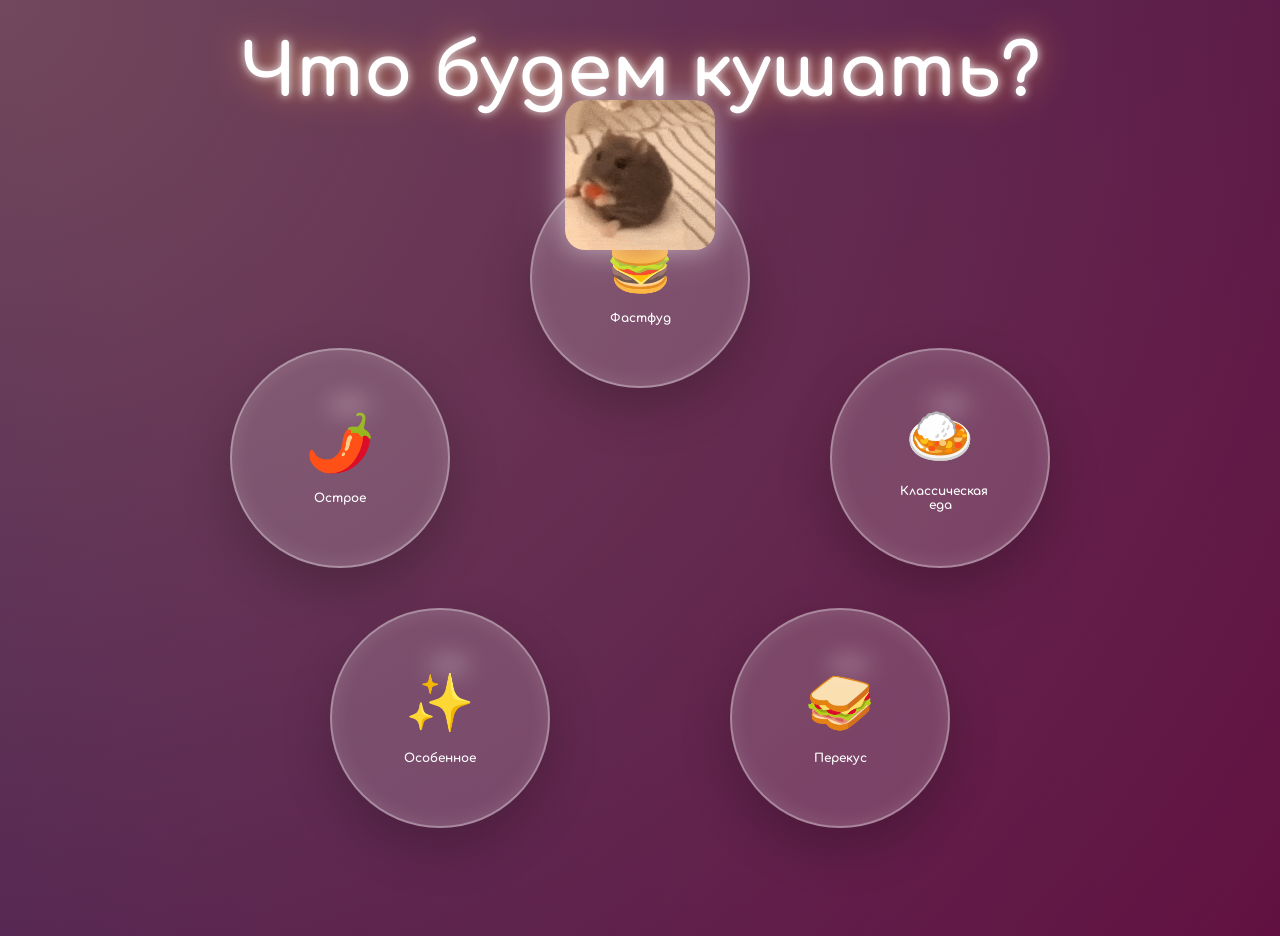
<file: food.html>
<!doctype html>
<html lang="ru">
  <head>
    <meta charset="UTF-8" />
    <meta name="viewport" content="width=device-width, initial-scale=1.0" />

    <title>Еда</title>

    <link rel="preconnect" href="https://fonts.googleapis.com" />
    <link rel="preconnect" href="https://fonts.gstatic.com" crossorigin />

    <link
      href="https://fonts.googleapis.com/css2?family=Comfortaa:wght@400;700&display=swap"
      rel="stylesheet"
    />

    <link rel="stylesheet" href="food.css" />
  </head>

  <body>
    <div class="food-preview-bg"></div>
    <img src="images/hamstereating.gif" class="hamster-gif" alt="hamster" />
    <section class="food-page">
      <h1>Что будем кушать?</h1>

      <div class="food-cards">
        <button class="food-card" data-food="Фастфуд">
          <video class="food-video" muted loop playsinline></video>
          🍔
          <span>Фастфуд</span>
        </button>

        <button class="food-card" data-food="Классическая еда">
          <video class="food-video" muted loop playsinline></video>
          🍛
          <span>Классическая еда</span>
        </button>

        <button class="food-card" data-food="Перекус">
          <video class="food-video" muted loop playsinline></video>
          🥪
          <span>Перекус</span>
        </button>

        <button class="food-card" data-food="Особенное">
          <video class="food-video" muted loop playsinline></video>
          ✨
          <span>Особенное</span>
        </button>

        <button class="food-card" data-food="Острое">
          <video class="food-video" muted loop playsinline></video>
          🌶️
          <span>Острое</span>
        </button>
      </div>

      <div class="food-actions">
        <button id="backFoodBtn" class="action-btn secondary">Назад</button>
        <button id="confirmFoodBtn" class="action-btn">Подтвердить</button>
      </div>
    </section>

    <script src="food.js"></script>
  </body>
</html>
</file>
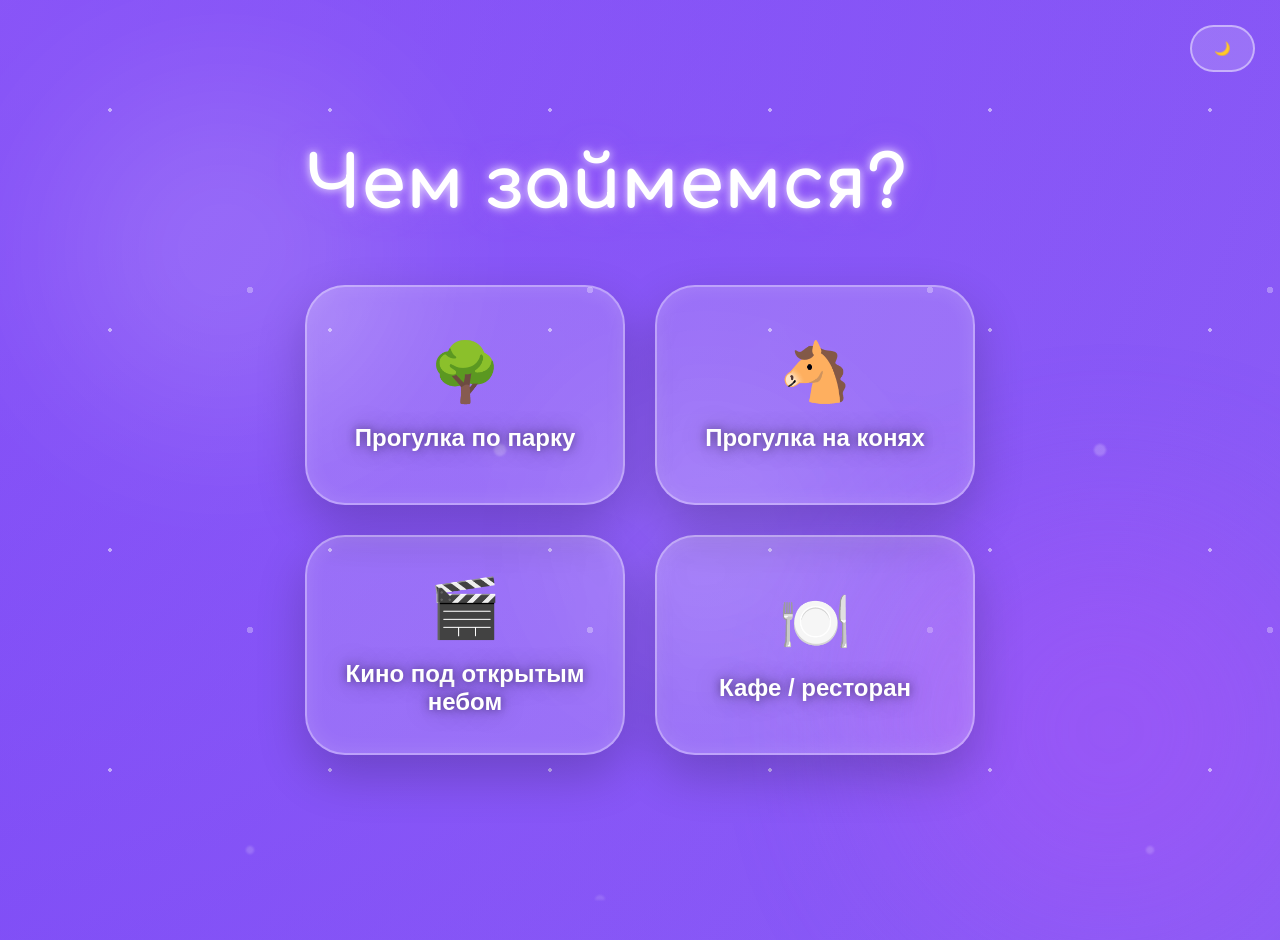
<file: place.html>
<!doctype html>
<html lang="ru">
  <head>
    <meta charset="UTF-8" />
    <meta name="viewport" content="width=device-width, initial-scale=1.0" />

    <title>Место свидания</title>

    <link rel="preconnect" href="https://fonts.googleapis.com" />
    <link rel="preconnect" href="https://fonts.gstatic.com" crossorigin />

    <link
      href="https://fonts.googleapis.com/css2?family=Comfortaa:wght@400;700&display=swap"
      rel="stylesheet"
    />

    <link rel="stylesheet" href="place.css" />
  </head>

  <body>
    <div class="bg-blur blur-1"></div>
    <div class="bg-blur blur-2"></div>
    <div class="bg-blur blur-3"></div>
    <div class="stars"></div>
    <div class="fireflies"></div>
    <div class="place-preview-bg"></div>
    <button class="theme-toggle" id="themeToggle">🌙</button>
    <div class="butterflies"></div>
    <section class="place-page">
      <h1>Чем займемся?</h1>

      <div class="place-cards">
        <button class="place-card" data-place="Прогулка по парку">
          🌳
          <span>Прогулка по парку</span>
        </button>

        <button class="place-card" data-place="Прогулка на конях">
          🐴
          <span>Прогулка на конях</span>
        </button>

        <button class="place-card" data-place="Кино под открытым небом">
          🎬
          <span>Кино под открытым небом</span>
        </button>

        <button class="place-card" data-place="Кафе / ресторан">
          🍽️
          <span>Кафе / ресторан</span>
        </button>
      </div>
    </section>
    <script src="place.js"></script>
  </body>
</html>
</file>
<file: food.css>
* {
  margin: 0;
  padding: 0;
  box-sizing: border-box;
}

body {
  min-height: 100vh;
  overflow: hidden;

  display: flex;
  justify-content: center;
  align-items: center;

  font-family: "Comfortaa", sans-serif;

  background:
    radial-gradient(circle at top left, #ffb86c55, transparent 35%),
    radial-gradient(circle at bottom right, #ff6b6b66, transparent 40%),
    linear-gradient(120deg, #2b1055, #5f0f40, #9a031e, #fb8b24);

  background-size: 300% 300%;

  animation:
    foodBg 18s ease infinite,
    zoomEnter 0.8s ease forwards;
}

@keyframes foodBg {
  0% {
    background-position: 0% 50%;
  }
  50% {
    background-position: 100% 50%;
  }
  100% {
    background-position: 0% 50%;
  }
}

@keyframes zoomEnter {
  from {
    opacity: 0;
    transform: scale(1.25);
    filter: blur(18px);
  }

  to {
    opacity: 1;
    transform: scale(1);
    filter: blur(0);
  }
}

.food-page {
  position: relative;
  z-index: 5;
  text-align: center;
}

.food-page h1 {
  font-size: 72px;
  margin-bottom: 55px;

  color: white;

  text-shadow:
    0 0 10px rgba(255, 255, 255, 0.9),
    0 0 35px rgba(255, 170, 80, 0.8);
}

.food-cards {
  position: relative;

  width: 900px;
  height: 700px;
}

.food-card {
  width: 260px;
  height: 190px;
  border: 2px solid rgba(255, 255, 255, 0.35);
  border-radius: 38px;
  position: absolute;

  border-radius: 50%;

  width: 220px;
  height: 220px;
  background: rgba(255, 255, 255, 0.16);
  backdrop-filter: blur(14px);

  color: white;

  font-size: 56px;
  font-family: "Comfortaa", sans-serif;

  cursor: pointer;

  display: flex;
  flex-direction: column;
  align-items: center;
  justify-content: center;

  gap: 16px;

  transition: 0.25s ease;

  box-shadow:
    0 20px 50px rgba(0, 0, 0, 0.22),
    inset 0 0 20px rgba(255, 255, 255, 0.12);
}

.food-card span {
  font-size: 17px;
  line-height: 1.2;
  font-weight: 700;
}

.food-card:hover {
  scale: 1.07;

  box-shadow:
    0 0 45px rgba(255, 255, 255, 0.25),
    0 0 90px rgba(255, 160, 80, 0.65);
}

.food-preview-bg {
  position: fixed;
  inset: 0;

  background-size: cover;
  background-position: center;

  opacity: 0;
  filter: blur(20px) brightness(0.5);
  transform: scale(1.08);

  transition: 0.45s ease;

  pointer-events: none;
  z-index: 0;
}

body.preview-active .food-preview-bg {
  opacity: 0.55;
}

.page-exit {
  animation: cinematicExit 0.9s ease forwards;
}

.page-exit::after {
  content: "";

  position: fixed;
  inset: 0;

  background: radial-gradient(
    circle,
    rgba(255, 255, 255, 0.9),
    transparent 45%
  );

  z-index: 9999;

  animation: flashGlow 0.9s ease forwards;

  pointer-events: none;
}
@keyframes cinematicExit {
  0% {
    opacity: 1;
    transform: scale(1);
    filter: blur(0);
  }

  60% {
    opacity: 0.8;
    transform: scale(1.08);
    filter: blur(8px) contrast(1.25);
  }

  100% {
    opacity: 0;
    transform: scale(1.25);
    filter: blur(20px) contrast(1.5) saturate(1.6);
  }
}

@keyframes flashGlow {
  0% {
    opacity: 0;
    transform: scale(0.2);
  }

  45% {
    opacity: 0.65;
    transform: scale(1);
  }

  100% {
    opacity: 0;
    transform: scale(2);
  }
}
@keyframes zoomExit {
  to {
    opacity: 0;
    transform: scale(1.25);
    filter: blur(18px);
  }
}
.food-card:nth-child(1) {
  top: 0;
  left: 50%;

  transform: translateX(-50%);
}

.food-card:nth-child(2) {
  top: 180px;
  right: 40px;
}

.food-card:nth-child(3) {
  bottom: 40px;
  right: 140px;
}

.food-card:nth-child(4) {
  bottom: 40px;
  left: 140px;
}

.food-card:nth-child(5) {
  top: 180px;
  left: 40px;
}

.food-card:nth-child(1):hover {
  transform: translateX(-50%) translateY(-12px) scale(1.07);
}
.food-actions {
  position: fixed;
  bottom: 35px;
  left: 50%;

  transform: translateX(-50%) translateY(20px);

  display: flex;
  justify-content: center;
  gap: 20px;

  opacity: 0;
  pointer-events: none;

  transition: 0.35s ease;

  z-index: 100;
}

.food-actions.active {
  opacity: 1;
  pointer-events: auto;

  transform: translateX(-50%) translateY(0);
}
.action-btn {
  border: none;
  border-radius: 22px;

  padding: 16px 28px;

  background: rgba(255, 255, 255, 0.16);

  backdrop-filter: blur(14px);

  color: white;

  font-family: "Comfortaa", sans-serif;
  font-size: 18px;
  font-weight: 700;

  cursor: pointer;

  transition: 0.25s ease;

  box-shadow: 0 10px 30px rgba(0, 0, 0, 0.2);
}

.action-btn:hover {
  transform: scale(1.08);

  box-shadow:
    0 0 30px rgba(255, 255, 255, 0.2),
    0 0 60px rgba(255, 170, 80, 0.45);
}

.secondary {
  opacity: 0.75;
}
.food-card.selected {
  top: 50%;
  left: 50%;
  right: auto;
  bottom: auto;

  transform: translate(-50%, -50%) scale(1.35);

  z-index: 50;

  box-shadow:
    0 0 40px rgba(255, 255, 255, 0.35),
    0 0 120px rgba(255, 120, 60, 0.85);

  transition: all 0.7s cubic-bezier(0.2, 0.9, 0.2, 1);
}

.food-card:nth-child(1).selected,
.food-card:nth-child(6).selected {
  transform: translate(-50%, -50%) scale(1.35);
}

.food-cards.has-selected .food-card:not(.selected) {
  opacity: 0.25;
  transform: scale(0.85);
}
.food-card {
  overflow: hidden;
}

.food-video {
  position: absolute;
  inset: 0;

  width: 100%;
  height: 100%;

  object-fit: cover;

  opacity: 0;
  transform: scale(1.2);

  transition: 0.45s ease;

  z-index: 1;
}

.food-card.selected .food-video {
  opacity: 1;
  transform: scale(1);
}

.food-card span {
  position: relative;
  z-index: 3;
}
.food-page.blur-active h1,
.food-cards.has-selected .food-card:not(.selected),
.food-page.blur-active .hamster-gif {
  filter: blur(6px);
}
.hamster-gif.blurred {
  filter: blur(6px);
  opacity: 0.25;
}
.food-page.blur-active .hamster-gif {
  opacity: 0.25;
  transform: scale(0.9);
}
.food-page.blur-active h1 {
  opacity: 0.25;
}

.food-card.selected {
  color: transparent;
}

.food-card.selected span {
  color: white;
}

.food-card::before,
.food-card::after {
  content: "";

  position: absolute;

  width: 40px;
  height: 40px;

  border-radius: 50%;

  background: radial-gradient(
    circle,
    rgba(255, 255, 255, 0.22),
    transparent 70%
  );

  filter: blur(10px);

  top: 35px;
  left: 50%;

  transform: translateX(-50%);

  animation: steamUp 3.5s ease-in-out infinite;

  pointer-events: none;
}

.food-card::after {
  animation-delay: 1.5s;

  left: calc(50% + 18px);
}
@keyframes steamUp {
  0% {
    opacity: 0;

    transform: translateX(-50%) translateY(15px) scale(0.5);
  }

  40% {
    opacity: 0.25;
  }

  100% {
    opacity: 0;

    transform: translateX(-50%) translateY(-45px) scale(1.4);
  }
}
.food-card {
  animation: foodFloat 4s ease-in-out infinite;
}

@keyframes foodFloat {
  0%,
  100% {
    margin-top: 0;
  }

  50% {
    margin-top: -8px;
  }
}

.food-page h1 {
  animation: titleGlow 3s ease-in-out infinite;
}

@keyframes titleGlow {
  0%,
  100% {
    text-shadow:
      0 0 10px rgba(255, 255, 255, 0.9),
      0 0 35px rgba(255, 170, 80, 0.8);
  }

  50% {
    text-shadow:
      0 0 20px rgba(255, 255, 255, 1),
      0 0 60px rgba(255, 120, 50, 1),
      0 0 120px rgba(255, 80, 40, 0.7);
  }
}

.food-card.selected::before,
.food-card.selected::after {
  content: "";

  position: absolute;

  width: 90px;
  height: 90px;

  border-radius: 50%;

  background: radial-gradient(
    circle,
    rgba(255, 255, 255, 0.18),
    transparent 70%
  );

  filter: blur(14px);

  top: -15px;
  left: 50%;

  z-index: 4;

  pointer-events: none;

  animation: heatWave 2.8s ease-in-out infinite;
}

.food-card.selected::after {
  animation-delay: 1.3s;
  left: 58%;
}

@keyframes heatWave {
  0% {
    opacity: 0;
    transform: translateX(-50%) translateY(40px) scale(0.5);
    filter: blur(10px);
  }

  45% {
    opacity: 0.38;
  }

  100% {
    opacity: 0;
    transform: translateX(-50%) translateY(-90px) scale(1.5);
    filter: blur(22px);
  }
}
@keyframes pageEnter {
  from {
    opacity: 0;
    transform: scale(1.08);
    filter: blur(14px);
  }

  to {
    opacity: 1;
    transform: scale(1);
    filter: blur(0);
  }
}
.hamster-gif {
  position: fixed;

  top: 100px;
  right: 50px;

  width: 180px;

  z-index: 20;

  pointer-events: none;

  filter: drop-shadow(0 0 20px rgba(255, 255, 255, 0.25));

  animation: hamsterFloat 4s ease-in-out infinite;
}

@keyframes hamsterFloat {
  0%,
  100% {
    transform: translateY(0) rotate(-2deg);
  }

  50% {
    transform: translateY(-10px) rotate(2deg);
  }
}
* {
  -webkit-user-select: none;
  -moz-user-select: none;
  -ms-user-select: none;
  user-select: none;
}
img {
  pointer-events: none;
  -webkit-user-drag: none;
}

@media (max-width: 768px) {
  .food-page h1 {
    font-size: 34px !important;
    line-height: 1.15 !important;
    margin: 55px 0 25px !important;
  }

  .food-cards {
    width: 380px !important;
    height: 360px !important;
  }

  .food-card {
    width: 120px !important;
    height: 120px !important;
    font-size: 28px !important;
  }

  .food-card:nth-child(1) {
    top: 0 !important;
    left: 50% !important;
    transform: translateX(-50%) !important;
  }

  /* левый верх */
  .food-card:nth-child(5) {
    top: 115px !important;
    left: 0 !important;
  }

  /* правый верх */
  .food-card:nth-child(2) {
    top: 115px !important;
    right: 0 !important;
  }

  /* левый низ */
  .food-card:nth-child(4) {
    bottom: 0 !important;
    left: 35px !important;
  }

  /* правый низ */
  .food-card:nth-child(3) {
    bottom: 0 !important;
    right: 35px !important;
  }
}
.hamster-gif {
  width: 150px !important;

  top: 50 px !important;
  left: 50% !important;

  transform: translateX(-50%) !important;

  border-radius: 20px;
  box-shadow: 0 0 25px rgba(255, 255, 255, 0.35);
}
.food-card span {
  font-size: 12px !important;
  line-height: 1.1 !important;
  max-width: 80px !important;
}
</file>
<file: place.css>
* {
  margin: 0;
  padding: 0;
  box-sizing: border-box;
}

body {
  animation: pageEnter 0.8s ease forwards;
  min-height: 100vh;

  display: flex;
  justify-content: center;
  align-items: center;

  overflow: hidden;

  font-family: "Comfortaa", sans-serif;

  background:
    radial-gradient(circle at top left, #c084fc55, transparent 35%),
    radial-gradient(circle at bottom right, #7c3aed66, transparent 40%),
    linear-gradient(120deg, #6d3df5, #8b5cf6, #a855f7, #7c3aed);

  background-size: 300% 300%;

  animation: bgMove 18s ease infinite;
}
@keyframes pageEnter {
  from {
    opacity: 0;
    transform: scale(1.08);
    filter: blur(14px);
  }

  to {
    opacity: 1;
    transform: scale(1);
    filter: blur(0);
  }
}

.page-exit {
  animation: pageExitSmooth 0.8s ease forwards;
}

@keyframes pageExitSmooth {
  to {
    opacity: 0;
    transform: scale(1.12);
    filter: blur(16px);
  }
}
@keyframes bgMove {
  0% {
    background-position: 0% 50%;
  }

  50% {
    background-position: 100% 50%;
  }

  100% {
    background-position: 0% 50%;
  }
}

.place-page {
  position: relative;
  z-index: 5;
}

.place-page h1 {
  font-size: 72px;

  margin-bottom: 60px;

  color: white;

  text-shadow:
    0 0 10px rgba(255, 255, 255, 0.9),
    0 0 30px rgba(170, 100, 255, 0.8);
}

.place-cards {
  display: grid;
  grid-template-columns: repeat(2, 1fr);

  gap: 30px;
}

.place-card {
  overflow: hidden;
  position: relative;
  isolation: isolate;
  width: 320px;
  height: 220px;

  border: 2px solid rgba(255, 255, 255, 0.35);
  border-radius: 40px;

  background: rgba(255, 255, 255, 0.16);

  backdrop-filter: blur(14px);

  color: white;

  cursor: pointer;

  transition: 0.25s ease;

  display: flex;
  flex-direction: column;
  justify-content: center;
  align-items: center;

  gap: 18px;

  font-size: 58px;

  box-shadow:
    0 20px 50px rgba(0, 0, 0, 0.2),
    inset 0 0 20px rgba(255, 255, 255, 0.12);
}
.place-card::before {
  content: "";

  position: absolute;
  inset: 0;

  background-size: cover;
  background-position: center;

  opacity: 0;

  transition:
    opacity 0.45s ease,
    transform 0.45s ease;

  transform: scale(1.15);

  z-index: 1;
}
.place-card span {
  position: relative;
  z-index: 3;

  font-size: 24px;
  font-weight: 700;

  transition:
    opacity 0.35s ease,
    transform 0.35s ease;

  text-shadow:
    0 0 10px rgba(0, 0, 0, 0.45),
    0 0 25px rgba(0, 0, 0, 0.35);
}
.place-card:hover span {
  opacity: 0;

  transform: scale(0.7);
}
.place-card:hover {
  transform: translateY(-14px) scale(1.08);

  box-shadow:
    0 0 40px rgba(255, 255, 255, 0.25),
    0 0 90px rgba(160, 100, 255, 0.65);

  backdrop-filter: blur(22px);
}
.place-card:hover::before {
  opacity: 1;

  transform: scale(1);
}

.place-card img {
  width: 230px;
  height: 130px;

  object-fit: cover;

  border-radius: 26px;

  box-shadow: 0 0 25px rgba(255, 255, 255, 0.25);
}

.place-card:hover img {
  transform: scale(1.05);
}

.page-exit {
  animation: pageExit 0.8s ease forwards;
}
@keyframes zoomExit {
  to {
    opacity: 0;
    transform: scale(1.25);
    filter: blur(18px);
  }
}
body {
  animation:
    bgMove 18s ease infinite,
    zoomEnter 0.8s ease forwards;
}

@keyframes zoomEnter {
  from {
    opacity: 0;
    transform: scale(1.25);
    filter: blur(18px);
  }

  to {
    opacity: 1;
    transform: scale(1);
    filter: blur(0);
  }
}
.place-card:nth-child(1)::before {
  background-image: url("images/park.jpg");
}

.place-card:nth-child(2)::before {
  background-image: url("images/horse.jpg");
}

.place-card:nth-child(3)::before {
  background-image: url("images/cinema.jpg");
}

.place-card:nth-child(4)::before {
  background-image: url("images/cafe.jpg");
}
.place-card {
  font-size: 58px;
}

.place-card:hover {
  color: transparent;
}
.place-card:hover::before {
  opacity: 1;
  transform: scale(1);
}
.stars {
  position: fixed;
  inset: 0;

  pointer-events: none;

  background-image:
    radial-gradient(rgba(255, 255, 255, 0.9) 2px, transparent 2px),
    radial-gradient(rgba(255, 255, 255, 0.55) 3px, transparent 3px),
    radial-gradient(rgba(255, 255, 255, 0.3) 1.5px, transparent 1.5px);

  background-size:
    220px 220px,
    340px 340px,
    480px 480px;

  background-position:
    0 0,
    80px 120px,
    160px 200px;

  opacity: 0.55;

  animation: starsMove 60s linear infinite;
}
.stars::before {
  content: "";

  position: absolute;
  inset: 0;

  background-image:
    radial-gradient(white 6px, transparent 6px),
    radial-gradient(#ffffffcc 4px, transparent 4px),
    radial-gradient(#ffffff99 5px, transparent 5px);

  background-size:
    600px 600px,
    900px 900px,
    1200px 1200px;

  background-position:
    200px 150px,
    700px 400px,
    1200px 300px;

  opacity: 0.4;

  filter: blur(1px);

  animation: starsPulse 4s ease-in-out infinite alternate;
}

@keyframes starsPulse {
  from {
    opacity: 0.25;
    transform: scale(1);
  }

  to {
    opacity: 0.5;
    transform: scale(1.03);
  }
}
@keyframes starsMove {
  from {
    transform: translateY(0);
  }

  to {
    transform: translateY(-120px);
  }
}
.bg-blur {
  position: fixed;

  border-radius: 50%;

  filter: blur(90px);

  opacity: 0.45;

  pointer-events: none;

  animation: floatBlur 10s ease-in-out infinite;
}

.blur-1 {
  width: 320px;
  height: 320px;

  background: #ffffff55;

  top: 10%;
  left: 5%;
}
.blur-2 {
  width: 420px;
  height: 420px;

  background: #a855f7;

  bottom: -40px;
  right: -40px;
}

.stars {
  position: fixed;
  inset: 0;

  pointer-events: none;

  background-image:
    radial-gradient(rgba(255, 255, 255, 0.9) 2px, transparent 2px),
    radial-gradient(rgba(255, 255, 255, 0.55) 3px, transparent 3px),
    radial-gradient(rgba(255, 255, 255, 0.3) 1.5px, transparent 1.5px);

  background-size:
    220px 220px,
    340px 340px,
    480px 480px;

  opacity: 0.55;

  animation: starsMove 60s linear infinite;
}
.blur-3 {
  width: 260px;
  height: 260px;

  background: #ffffff33;

  top: 45%;
  left: 45%;
}

@keyframes floatBlur {
  0%,
  100% {
    transform: translateY(0px);
  }

  50% {
    transform: translateY(-25px);
  }
}
.butterflies {
  position: fixed;
  inset: 0;
  transition: opacity 0.5s ease;
  overflow: hidden;

  pointer-events: none;

  z-index: 2;
}
body.night-mode .butterflies {
  opacity: 0;
}
.butterfly {
  position: absolute;

  font-size: 34px;

  opacity: 0.85;

  filter: drop-shadow(0 0 12px rgba(255, 255, 255, 0.7));
}

.place-preview-bg {
  position: fixed;
  inset: 0;

  background-size: cover;
  background-position: center;

  opacity: 0;
  filter: blur(18px) brightness(0.55);

  transform: scale(1.08);

  transition: 0.45s ease;

  pointer-events: none;
  z-index: 0;
}

body.preview-active .place-preview-bg {
  opacity: 0.55;
}
.theme-toggle {
  position: fixed;
  top: 25px;
  right: 25px;

  z-index: 20;

  padding: 14px 22px;

  border: 2px solid rgba(255, 255, 255, 0.45);
  border-radius: 24px;

  font-family: "Comfortaa", sans-serif;
  font-weight: 700;

  color: white;
  background: rgba(255, 255, 255, 0.16);
  backdrop-filter: blur(14px);

  cursor: pointer;
}

body.night-mode {
  background:
    radial-gradient(circle at top, #ffffff22, transparent 18%),
    radial-gradient(circle at bottom, #3b1d74, transparent 35%),
    linear-gradient(160deg, #05010d, #120024, #240046, #10002b);
}
.fireflies {
  position: fixed;
  inset: 0;

  pointer-events: none;

  overflow: hidden;

  z-index: 1;

  opacity: 0;
  transition: opacity 0.5s ease;
}

body.night-mode .fireflies {
  opacity: 1;
}

.firefly {
  position: absolute;

  width: 8px;
  height: 8px;

  border-radius: 50%;

  background: #fff6b0;

  box-shadow:
    0 0 10px #fff6b0,
    0 0 20px #ffe066,
    0 0 40px #ffd43b;

  opacity: 0.8;
}
body.night-mode .stars {
  opacity: 0.9;

  filter: drop-shadow(0 0 8px rgba(255, 255, 255, 0.8));
}

@media (max-width: 768px) {
  body {
    overflow-y: auto;
  }

  h1 {
    font-size: 42px !important;
    line-height: 1.2;
  }

  .food-cards,
  .place-cards {
    width: 100%;
    height: auto;

    display: flex !important;
    flex-direction: column;
    align-items: center;
    gap: 22px;
  }

  .food-card,
  .place-card {
    position: relative !important;

    top: auto !important;
    left: auto !important;
    right: auto !important;
    bottom: auto !important;

    transform: none !important;

    width: 180px;
    height: 180px;

    font-size: 42px;
  }

  .food-card span,
  .place-card span {
    font-size: 18px;
  }

  .food-card.selected,
  .place-card.selected {
    position: relative !important;

    transform: scale(1.08) !important;
  }

  .food-actions {
    bottom: 20px;

    flex-direction: row;
    gap: 12px;
  }

  .action-btn {
    padding: 12px 20px;
    font-size: 16px;
  }

  .theme-toggle {
    top: 14px;
    right: 14px;

    width: 50px;
    height: 50px;
  }

  .food-page,
  .place-page {
    padding: 90px 20px 120px;
  }
}
@media (max-width: 768px) {
  body {
    overflow-y: auto;
    overflow-x: hidden;
    align-items: flex-start;
    padding: 40px 18px;
  }

  .place-page h1 {
    font-size: 42px;
    line-height: 1.2;
    text-align: center;
    margin: 90px 0 35px;
  }

  .place-cards {
    display: flex;
    flex-direction: column;
    align-items: center;
    gap: 24px;
  }

  .place-card {
    width: 280px;
    height: 230px;
    font-size: 54px;
  }

  .place-card span {
    font-size: 23px;
    text-align: center;
  }

  .theme-toggle {
    top: 18px;
    right: 18px;
  }
}
* {
  -webkit-user-select: none;
  -moz-user-select: none;
  -ms-user-select: none;
  user-select: none;
}
img {
  pointer-events: none;
  -webkit-user-drag: none;
}
* {
  user-select: none;
}
@media (max-width: 768px) {
  .place-page h1 {
    margin: 70px 0 30px !important;
    font-size: 46px !important;
  }

  .place-card {
    width: 320px !important;
    max-width: 90vw !important;
    height: 200px !important;
    font-size: 40px !important;
    animation: none !important;
    transition: none !important;
    border-radius: 35px !important;
  }

  .place-card:hover {
    transform: none !important;
  }

  .place-card span {
    font-size: 22px !important;
    max-width: 220px;
    line-height: 1.2;
  }
}
</file>
